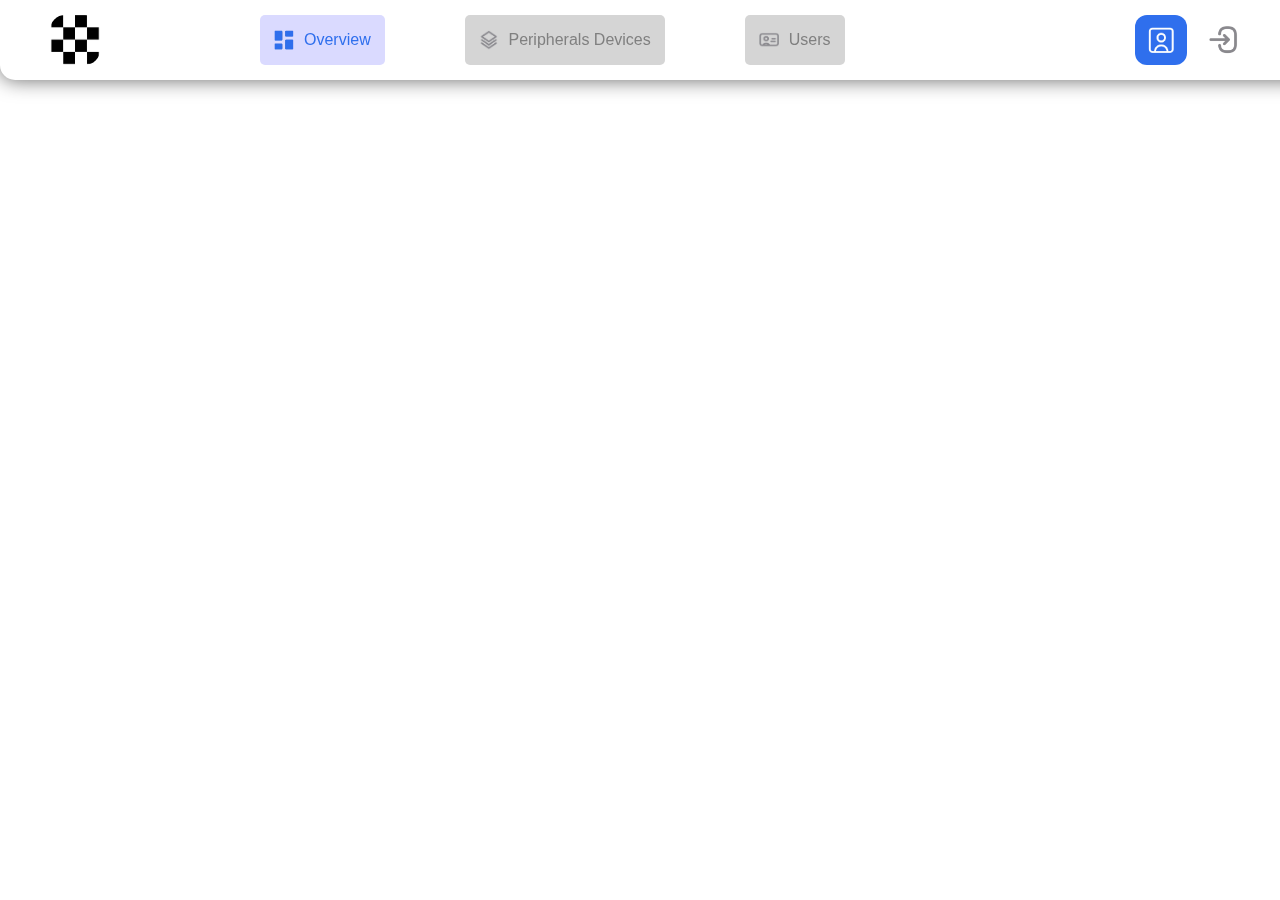
<file: Projet_Labo_1405/P2 Inventaire/InventaireSymfony-main/templates/pages/accueil/index.html>
<!DOCTYPE html>
<html lang="en">
  <head>
    <meta charset="UTF-8" />
    <meta name="viewport" content="width=device-width, initial-scale=1.0" />
    <title>Home Page Laboratory Project</title>
    <link rel="stylesheet" href="style.css" />
  </head>
  <body>
    <header>
      <img class="logo" src="assets/logo.png" alt="logo" />
      <button class="blue button">
        <img src="assets/overview.png" alt="overview" />Overview
      </button>
      <button class="gray button">
        <img src="assets/periph.png" alt="peripheral" />Peripherals Devices
      </button>
      <button class="gray button">
        <img src="assets/user.png" alt="user" />Users
      </button>
      <div class="user-info">
        <div class="user icon">
          <img src="assets/user-icon.png" alt="user-icon" />
        </div>
        <div class="login icon">
          <img src="assets/input-icon.png" alt="login-icon" />
        </div>
      </div>
    </header>
    <main></main>
  </body>
</html>
</file>
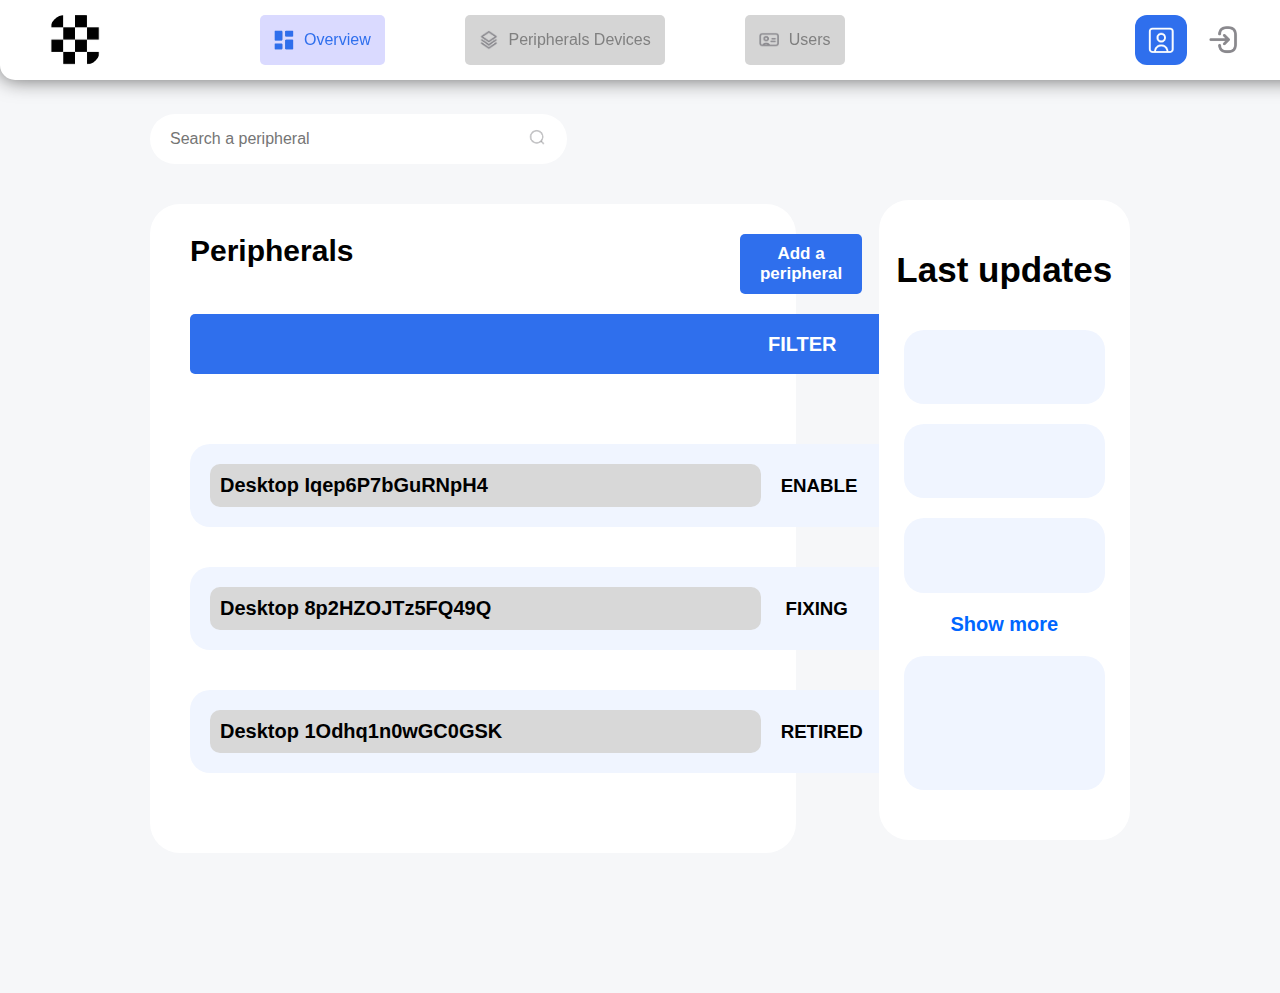
<file: Projet_Labo_1405/P2 Inventaire/InventaireSymfony-main/templates/pages/gestion_peripheriques/index.html>
<!DOCTYPE html>
<html lang="en">
  <head>
    <meta charset="UTF-8" />
    <meta name="viewport" content="width=device-width, initial-scale=1.0" />
    <title>Peripheral Page Laboratory Project</title>
    <link rel="stylesheet" href="../accueil/style.css" />
    <link rel="stylesheet" href="style.css" />
  </head>
  <body>
    <header>
      <img class="logo" src="assets/logo.png" alt="logo" />
      <button class="blue button">
        <img src="assets/overview.png" alt="overview" />Overview
      </button>
      <button class="gray button">
        <img src="assets/periph.png" alt="peripheral" />Peripherals Devices
      </button>
      <button class="gray button">
        <img src="assets/user.png" alt="user" />Users
      </button>
      <div class="user-info">
        <div class="user icon">
          <img src="assets/user-icon.png" alt="user-icon" />
        </div>
        <div class="login icon">
          <img src="assets/input-icon.png" alt="login-icon" />
        </div>
      </div>
    </header>
    <main>
      <div class="peripheral-container">
        <div class="search-bar">
          <input type="text" placeholder="Search a peripheral" />
          <button class="search-button">
            <img src="assets/search.png" alt="search-icon" />
          </button>
        </div>
        <div class="peripheral-main">
          <h2 class="peripheral-title">Peripherals</h2>
          <button class="add-peripherals">Add a peripheral</button>
          <div class="filter-container">
            <h3 class="filter-text">FILTER</h3>
            <input type="checkbox" name="filter" value="filter_case" />
          </div>
          <div class="peripheral-devices">
            <div class="device">
              <div class="device-name">Desktop Iqep6P7bGuRNpH4</div>
              <div class="device-status">
                <h3 class="device-status-name">ENABLE</h3>
              </div>
              <input type="checkbox" name="state" />
            </div>
            <div class="device">
              <div class="device-name">Desktop 8p2HZOJTz5FQ49Q</div>
              <div class="device-status">
                <h3 class="device-status-name">FIXING</h3>
              </div>
              <input type="checkbox" name="state" />
            </div>
            <div class="device">
              <div class="device-name">Desktop 1Odhq1n0wGC0GSK</div>
              <div class="device-status">
                <h3 class="device-status-name">RETIRED</h3>
              </div>
              <input type="checkbox" name="state" />
            </div>
          </div>
        </div>
      </div>
      <div class="update-container">
        <div class="last-updates">
          <h2>Last updates</h2>
          <button class="updates-button"></button>
          <button class="updates-button"></button>
          <button class="updates-button"></button>
          <a href="#"><h3>Show more</h3></a>
          <button class="updates-button-2"></button>
        </div>
      </div>
    </main>
  </body>
</html>
</file>
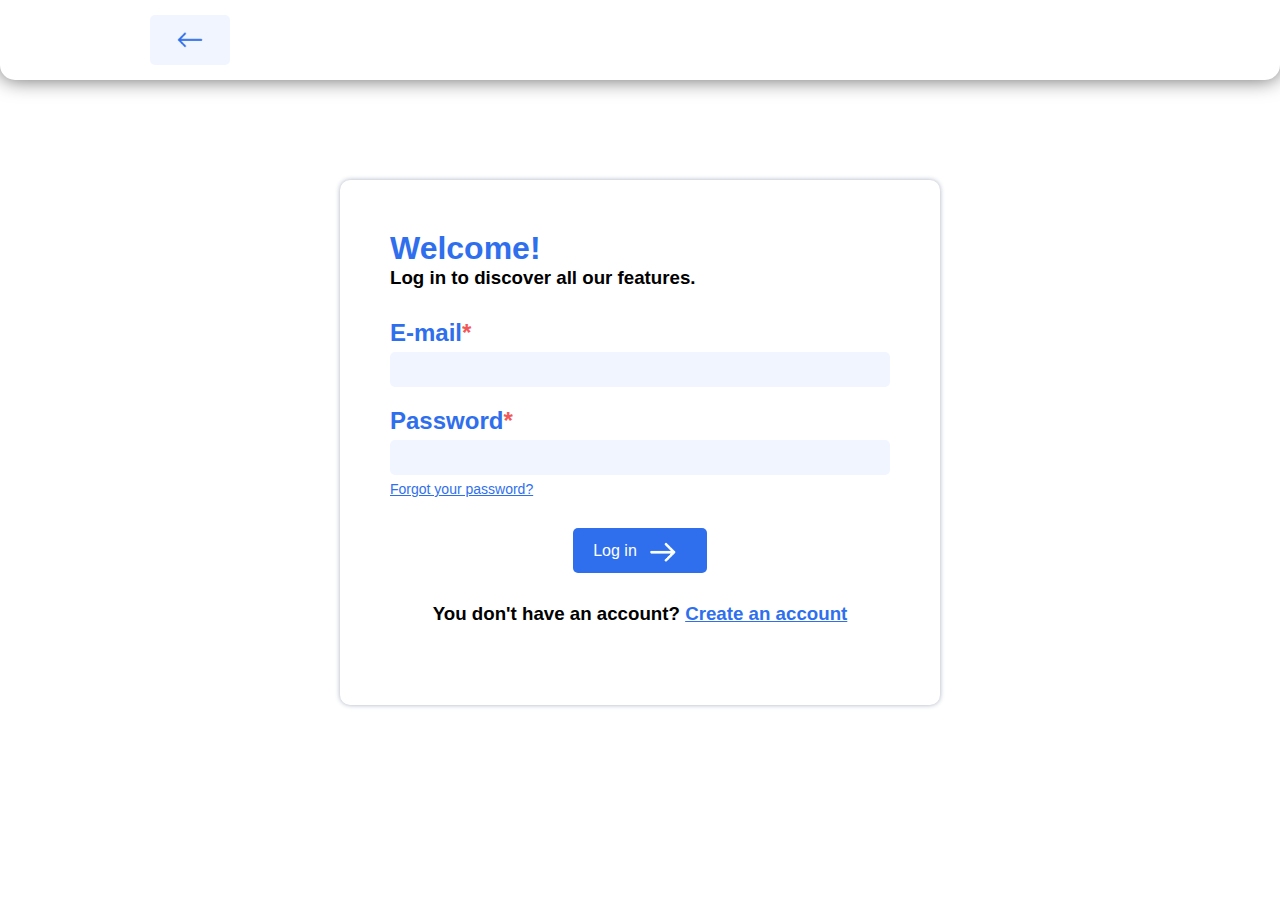
<file: Projet_Labo_1405/P2 Inventaire/InventaireSymfony-main/templates/pages/security/login.html>
<!DOCTYPE html>
<html lang="en">
<head>
    <meta charset="UTF-8">
    <meta name="viewport" content="width=device-width, initial-scale=1.0">
    <title>Login</title>
    <link rel="stylesheet" href="login.css">
</head>
<body>

    <!-- Menu d'entête -->
    <header>
        <!-- Bouton de retour en arrière -->
        <button class="blue button"><img src="assets/arrow-left.png" alt="return"></button>
    </header>

    <!-- Page de Login -->
    <main>

        <!-- Div pour encadré les informations de Login -->
        <div class="frame">

            <!-- Titre et sous titre -->
            <h1>Welcome!</h1>
            <h3>Log in to discover all our features.</h3>


            <!-- Information - Email avec case à remplir -->
            <h2>E-mail<span class="red">*</span></h2>

            <form>
                <input type="text" class="input">
            </form>


            <!-- Information - MDP avec case à remplir -->
            <h2>Password<span class="red">*</span></h2>

            <form>
                <input type="text" class="input">
            </form>


            <!-- Redirection (lien) si MDP perdu -->
            <a href="#" class="mini">Forgot your password?</a>


            <!-- Div pour le bouton Log in -->
            <div class="darkblue-button">
                <button class="darkblue button">Log in<img src="assets/arrow-right.png" alt="log in"></button>
            </div>


            <!-- Div pour proposer la création d'un compte avec un lien -->
            <div class="new-account">
                <h3>You don't have an account? <a href="#" class="text-blue">Create an account</a></h3>
            </div>

        </div>
    </main>

</body>
</html>
</file>
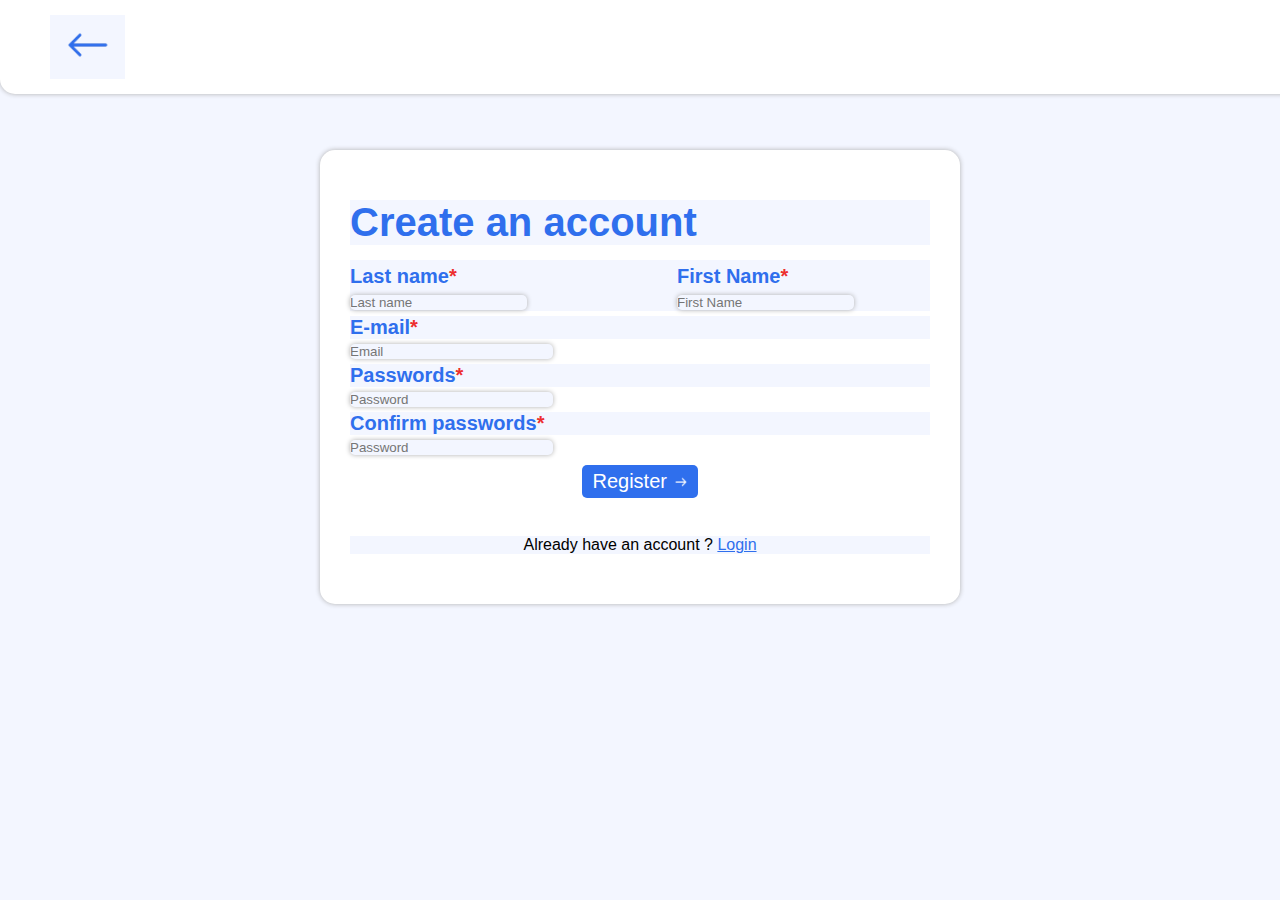
<file: Projet_Labo_1405/P2 Inventaire/InventaireSymfony-main/templates/pages/security/registration.html>
<!DOCTYPE html>
<html lang="en">
  <head>
    <meta charset="UTF-8" />
    <meta name="viewport" content="width=device-width, initial-scale=1.0" />
    <title>Retgistration Page Laboratory Project</title>
    <link rel="stylesheet" href="registration.css" />
  </head>
  <body>
    <header>
      <a href="../accueil/index.html"><img class="logo" src="assets/return.png" alt="logo" /></a>
    </header>

    <main>
      <div class="register">
        <h1>Create an account</h1>
        <div class="name">
          <div class="lastname">
            <h2>Last name<red>*</red></h2>
            <input type="lastname" placeholder="Last name" />
          </div>
          <div class="firstname">
            <h2>First Name<red>*</red></h2>
            <input type="firstname" placeholder="First Name" />
          </div>
        </div>
        
        <h2>E-mail<red>*</red></h2>
        <input type="email" placeholder="Email" />
        <h2>Passwords<red>*</red></h2>
        <input type="password" placeholder="Password" />
        <h2>Confirm passwords<red>*</red></h2>
        <input type="password" placeholder="Password" />
        <button>Register <img class="imgregister" src="assets/register.png" alt="register" /> </button><br>
        <P>Already have an account ? <a href="login.html">Login</a> </P>
      </div>
    </main>
  </body>
</html>
</file>
<file: Projet_Labo_1405/P2 Inventaire/InventaireSymfony-main/templates/pages/accueil/style.css>
* {
  margin: 0;
  padding: 0;
  font-family: Arial, sans-serif;
}

img {
  max-width: 20px;
  max-height: 20px;
}

header {
  position: fixed;
  width: 100%;
  display: flex;
  background-color: #ffffff;
  border-bottom: solid 0px rgb(104, 104, 104);
  border-radius: 0 0 15px 15px;
  box-shadow: 0px 0px 20px rgb(104, 104, 104);
  padding: 15px 50px;
  height: 50px;
}

.logo {
  border: 0;
  border-radius: 15px;
  margin-right: 80px;
  max-width: 50px;
  max-height: 50px;
}

.button {
  display: flex;
  align-items: center;
  gap: 10px;
  border: 0;
  border-radius: 5px;
  padding: 10px 14px;
  margin-left: 80px;
  font-size: 16px;
  font-style: bold;
}

.user-info {
  margin-left: auto;
  display: flex;
  gap: 10px;
  margin-right: 80px;
}
.user-info .icon {
  border: 0;
  border-radius: 12px;
  display: flex;
  justify-content: center;
  align-items: center;
  padding: 8px 12px;
}
.user-info img {
  max-height: 30px;
  max-width: 30px;
}
.user-info .user {
  background-color: #2f6fed;
  color: white;
}

.blue {
  background-color: rgb(218, 218, 255);
  color: #2f6fed;
}

.gray {
  background-color: rgb(213, 213, 213);
  color: gray;
}
</file>
<file: Projet_Labo_1405/P2 Inventaire/InventaireSymfony-main/templates/pages/gestion_peripheriques/style.css>
* {
  font-family: Arial, sans-serif;
}

main {
  background-color: #f6f7f9;
  display: grid;
  grid-template-columns: 5fr 2fr;
  grid-template-areas: "peripheral update";
  padding: 100px 150px;
  gap: 100px;
}

.peripheral-container {
  grid-area: peripheral;
  width: 100%;
}

.update-container {
  grid-area: update;
  padding: 100px 0;
  width: 100%;
  height: 60dvh;
}

.last-updates {
  display: flex;
  flex-direction: column;
  gap: 20px;
  align-items: center;
  border-radius: 30px;
  background-color: #ffffff;
  height: 100%;
  margin-bottom: 200px;
  padding: 50px 0;
}

.last-updates h2 {
  font-size: 35px;
  color: black;
  text-align: left;
  margin-bottom: 20px;
}
.updates-button {
  background-color: #f0f5ff;
  border: 0;
  border-radius: 20px;
  padding: 10px 20px;
  font-size: 20px;
  font-weight: bold;
  cursor: pointer;
  height: 200px;
  width: 80%;
}

.last-updates a {
  text-decoration: none;
  color: rgb(0, 102, 255);
}
.last-updates a h3 {
  font-size: 20px;
  color: rgb(0, 102, 255);
}

.updates-button-2 {
  background-color: #f0f5ff;
  border: 0;
  border-radius: 20px;
  padding: 10px 20px;
  font-size: 20px;
  font-weight: bold;
  cursor: pointer;
  height: 400px;
  width: 80%;
}

.search-bar {
  display: flex;
  flex-direction: row;
  align-items: center;
  gap: 20px;
  height: 40px;
  padding: 5px 20px;
  border-radius: 40px;
  background-color: #ffffff;
  width: 60%;
  margin: 14px 0 40px 0;
}

.search-bar input {
  width: 90%;
  height: 20px;
  border: none;
  color: darkgray;
  font-size: 16px;
  font-style: bold;
  font-weight: 70px;
}

.search-bar button {
  border: none;
  background-color: #ffffff;
}

.peripheral-main {
  display: grid;
  grid-template: 1fr 1fr / 1fr 1fr 3fr;
  grid-template-areas:
    "peripheral-title add-button"
    "filter filter"
    "peripheral-list peripheral-list";
  gap: 20px;
  height: auto;
  padding: 30px 40px;
  border-radius: 30px;
  background-color: #ffffff;
  width: 90%;
  margin-bottom: 40px;
}

.peripheral-main {
  grid-area: peripheral-title;
}
.add-peripherals {
  grid-area: add-button;
}
.filter-container {
  grid-area: filter;
}
.peripheral-devices {
  grid-area: peripheral-list;
}

.peripheral-title {
  font-size: 30px;
}

.add-peripherals {
  color: white;
  background-color: #2f6fed;
  border: 0;
  border-radius: 5px;
  padding: 10px 20px;
  font-size: 17px;
  font-weight: bold;
  cursor: pointer;
  width: 100%;
  margin-left: 300%;
}

.filter-container {
  background-color: #2f6fed;
  display: flex;
  justify-content: flex-end;
  align-items: center;
  border-radius: 5px;
  width: 242%;
  height: 60px;
}

.filter-container .filter-text {
  font-size: 20px;
  color: white;
  margin-right: 50px;
}
.filter-container input {
  margin-right: 30px;
}

.peripheral-devices {
  display: flex;
  flex-direction: column;
  gap: 40px;
  border-radius: 30px;
  background-color: #ffffff;
  width: 100%;
  padding: 30px 0;
  margin: 20px 0 20px 0;
}

.device {
  display: flex;
  flex-direction: row;
  gap: 20px;
  align-items: center;
  border-radius: 20px;
  background-color: #f0f5ff;
  width: 234%;
  padding: 20px 20px;
}

.device-name {
  padding: 10px;
  border-radius: 10px;
  background-color: rgb(216, 216, 216);
  font-size: 20px;
  width: 75%;
  font-weight: bold;
}

.device-status {
  width: 10%;
  text-align: center;
  margin-right: 40px;
}
</file>
<file: Projet_Labo_1405/P2 Inventaire/InventaireSymfony-main/templates/pages/security/login.css>
/* Autre */
* {
    margin: 0;
    padding: 0;

    font-family: Arial, Helvetica, sans-serif;
}

main {
    margin-top: 100px;

    display: flex;
    justify-content: center;
    align-items: center;

    background-color: white;
}

img {
    max-width: 50px;
    max-height: 50px;
}
/* Fin - Autre */


/* Menu d'entête */
header {
    display: flex;

    background-color: white;

    border-bottom: solid 0px rgb(104, 104, 104);
    border-radius: 0 0 15px 15px;

    box-shadow: 0px 0px 20px rgb(104, 104, 104);
    padding: 15px 50px;

    height: 50px;
}
/* Fin - Menu d'entête */


/* Bouton */
button {
    display: flex;
    align-items: center;

    border: 0;
    border-radius: 5px;
        
    padding: 10px 15px;
}

/* Bouton du menu d'entête */
.blue {
    background-color: #f0f5ff;
    color: #2F6FED;
    font-size: 16px;
    font-style: bold;

    margin-left: 100px;
}

/* Bouton de Log in */
.darkblue {
    background-color: #2F6FED;
    color: white;
    font-size: 16px;
    font-style: bold;

    margin-top: 30px;
    margin-bottom: 30px;
    padding: 0px 20px;
}

.darkblue-button {
    display: flex;
    justify-content: center;
}
/* Fin - Bouton */


/* Cadre */
.frame {
    width: 500px;
    padding: 50px;

    background-color: white;

    border-radius: 10px;
    box-shadow: 0 0 5px #aab0c1;

    text-align: left;
}
/* Fin - Cadre */


/* Titre */
h1 {
    background-color: white;
    color: #2F6FED;
}

h2 {
    background-color: white;
    color: #2F6FED;

    margin-top: 15px;
}

h3 {
    background-color: white;

    margin-bottom: 30px;
}

/* Pour pouvoir centré le titre h3 "create an account" */
.new-account {
    display: flex;
    justify-content: center;
}
/* Fin - Titre */


/* Mise en forme du texte */
.red {
    color: #f25858;
    font-weight: bold;
}

.mini {
    font-size: 14px;
}

.text-blue {
    font-weight: bold;
}

a {
    color: #2F6FED;
}

/* Quand on passe la souris sur un lien */
a:hover {
    color: #f25858;
    text-decoration: none;
}
/* Fin - Mise en forme du texte */


/* Case à remplir */
input {
    border: 0;
    border-radius: 5px;
    max-width: 100%;

    background-color: #f0f5ff;

    margin-bottom: 5px;
}

/* Texte à l'intérieur de la case à remplir */
input[type="text"] {
    width: 100%;
    padding: 10px;
    margin-top: 5px;

    box-sizing: border-box;
}

/* Apparence la case à remplir quand on écrit dedans */
input[type="text"]:focus {
    border-color: #2F6FED;
    box-shadow: 0 0 5px #2F6FED;

    outline: none;
}
</file>
<file: Projet_Labo_1405/P2 Inventaire/InventaireSymfony-main/templates/pages/security/registration.css>
* {
  margin: 0;
  padding: 0;
  background-color: #f3f6ff;
}

red{
  color: #ED2F2F;
}

header {
  position: fixed;
  width: 100%;
  display: flex;
  background-color: white;
  border-bottom: solid 0px rgb(175, 175, 175);
  border-radius: 0 0 15px 15px;
  box-shadow: 0px 0px 5px rgb(175, 175, 175);
  padding: 15px 50px;
}

.logo {
  max-width: 75px;
  max-height: 75px;
}
.imgregister{
  
  max-width: 15px;
  max-height: 15px;
}
main{
  padding-top: 150px;
}

.register{
  display: flex;
  flex-direction: column;
  justify-content: center;
  align-content: center;
  font-family:arial;
  margin-right: 25%;
  margin-left: 25%;
  padding:50px 30px;
  background-color: white;
  border-bottom: solid 0px;
  border-radius: 15px;
  box-shadow: 0px 0px 5px rgb(175, 175, 175);
}
main div h1{
  color: #2F6FED;
  margin-bottom: 15px;
  font-size: 40px;
}
main div h2{
  font:arial;
  color: #2F6FED;
  font-size: 20px;
  margin-top: 5px;
  margin-bottom: 5px;
}

main div .name{
  margin: 0%;
  padding: 0%;
  display: flex;
  flex-direction: row;
  justify-content: flex-start;
}
main div .firstname{
  margin-left: 150px;
}

main input{
  border: 0px;
  margin-right: 65%;
  border-radius: 5px 5px 5px 5px;
  box-shadow: 0px 0px 5px rgb(175, 175, 175);
}

main div button{
  margin-top: 10px;
  margin-bottom: 20px;
  background-color: #2F6FED;
  color: #FFFFFF;
  font-size: 15px;
  padding: 5px;
  margin-left: 40%;
  font-size: 20px;
  margin-right: 40%;
  border: 0px;
  border-radius: 5px 5px 5px 5px;
  box-shadow:5px rgb(175, 175, 175);
}
main div button:hover{
  background-color: #4a78d3;
  color: #b6c0ff;
  border-radius: 7px 7px 7px 7px;
}
main div p{
  text-align: center;
}


main div a{
  color: #2F6FED;
}
</file>
